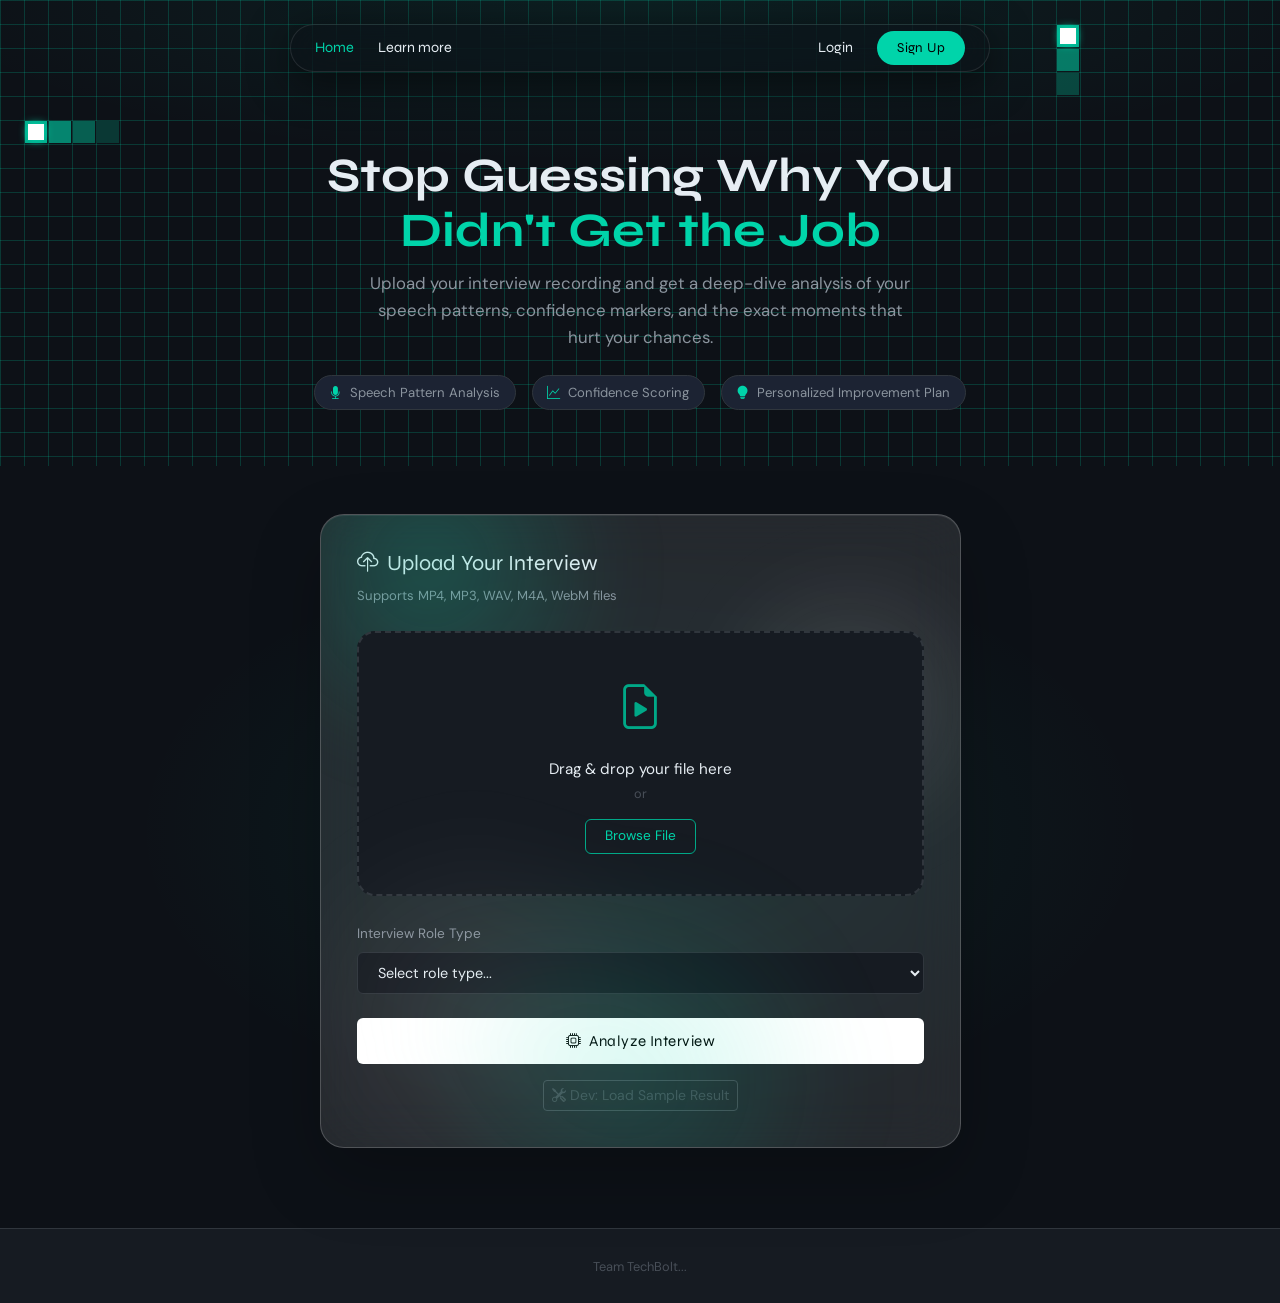
<file: Frontend/index.html>
<!DOCTYPE html>
<html lang="en">

<head>
  <meta charset="UTF-8" />
  <meta name="viewport" content="width=device-width, initial-scale=1.0" />
  <title>IRAS — Interview Rejection Analysis System</title>
  <link rel="preconnect" href="https://fonts.googleapis.com" />
  <link
    href="https://fonts.googleapis.com/css2?family=Syne:wght@400;600;700;800&family=DM+Sans:wght@300;400;500&display=swap"
    rel="stylesheet" />
  <link href="https://cdn.jsdelivr.net/npm/bootstrap@5.3.2/dist/css/bootstrap.min.css" rel="stylesheet" />
  <link href="https://cdn.jsdelivr.net/npm/bootstrap-icons@1.11.3/font/bootstrap-icons.min.css" rel="stylesheet" />
  <link href="css/style.css" rel="stylesheet" />
  <link href="login/login.css" rel="stylesheet" />
</head>

<body>

  <nav class="glass-navbar d-flex justify-content-between align-items-center">
    <div class="nav-left d-flex gap-4 align-items-center">
      <a href="index.html" class="nav-link active">Home</a>
      <a href="learn-more.html" class="nav-link">Learn more</a>
    </div>
    <div class="nav-right d-flex align-items-center" id="authContainer">
    </div>
  </nav>

  <section class="hero-section">
    <div class="hero-grid-overlay"></div>
    <div class="container position-relative">
      <div class="row justify-content-center text-center">
        <div class="col-lg-8">
          <h1 class="hero-title">
            <strong>Stop Guessing Why You <span class="text-accent">Didn't Get the Job</span></strong>
          </h1>
          <p class="hero-desc">
            Upload your interview recording and get a deep-dive analysis of your speech patterns,
            confidence markers, and the exact moments that hurt your chances.
          </p>

          <div class="row g-3 mt-2 justify-content-center feature-pills">
            <div class="col-auto">
              <div class="feature-pill"><i class="bi bi-mic-fill me-2"></i>Speech Pattern Analysis</div>
            </div>
            <div class="col-auto">
              <div class="feature-pill"><i class="bi bi-graph-up me-2"></i>Confidence Scoring</div>
            </div>
            <div class="col-auto">
              <div class="feature-pill"><i class="bi bi-lightbulb-fill me-2"></i>Personalized Improvement Plan</div>
            </div>
          </div>
        </div>
      </div>
    </div>
  </section>

  <section class="upload-section py-5">
    <div class="container">
      <div class="row justify-content-center">
        <div class="col-lg-7 col-md-10">

          <div class="upload-card">
            <div class="upload-card-header">
              <h2 class="upload-card-title"><i class="bi bi-cloud-upload me-2"></i>Upload Your Interview</h2>
              <p class="upload-card-sub">Supports MP4, MP3, WAV, M4A, WebM files</p>
            </div>

            <div class="drop-zone" id="dropZone">
              <div class="drop-zone-inner">
                <i class="bi bi-file-earmark-play drop-icon"></i>
                <p class="drop-label">Drag & drop your file here</p>
                <p class="drop-sub">or</p>
                <label for="fileInput" class="btn btn-outline-accent">Browse File</label>
                <input type="file" id="fileInput" accept="audio/*,video/*" class="d-none" />
              </div>

              <div class="selected-file-info d-none" id="selectedFileInfo">
                <i class="bi bi-check-circle-fill text-success me-2"></i>
                <span id="fileName">No file selected</span>
                <button type="button" class="btn btn-sm btn-link text-danger ms-2" id="clearFileBtn">
                  <i class="bi bi-x-lg"></i>
                </button>
              </div>
            </div>

            <div class="mt-4">
              <label class="form-label iras-label" for="roleSelect">Interview Role Type</label>
              <select class="form-select iras-select" id="roleSelect">
                <option value="" disabled selected>Select role type...</option>
                <option value="data_scientist">Data Scientist</option>
                <option value="finance">Finance / Accounting</option>
                <option value="general">General / Other</option>
                <option value="marketing">Marketing / Growth</option>
                <option value="product_manager">Product Manager</option>
                <option value="sales">Sales / Business Development</option>
                <option value="software_engineer">Software Engineer</option>
                <option value="designer">UX / Product Designer</option>
              </select>
            </div>

            <div class="mt-4">
              <button type="button" class="btn iras-btn-white w-100" id="analyzeBtn">
                <span class="btn-text">
                  <i class="bi bi-cpu me-2"></i>Analyze Interview
                </span>
                <span class="btn-loading d-none">
                  <span class="spinner-border spinner-border-sm me-2"></span>Processing...
                </span>
              </button>
            </div>

            <div class="alert iras-alert-error mt-3 d-none" id="errorBox" role="alert">
              <i class="bi bi-exclamation-triangle-fill me-2"></i>
              <span id="errorText">Something went wrong.</span>
            </div>

            <div id="processingSection" class="processing-card mt-4 d-none">
              <div class="d-flex align-items-center mb-3">
                <div class="pulse-dot me-3"></div>
                <span class="processing-label" id="statusText">Uploading file...</span>
              </div>

              <div class="progress iras-progress">
                <div class="progress-bar progress-bar-striped progress-bar-animated iras-progress-bar"
                  id="progressBar" role="progressbar" style="width: 0%">
                </div>
              </div>

              <div class="processing-steps mt-3" id="processingSteps">
                <div class="step-item" id="step1"><i class="bi bi-circle me-2"></i>Upload file</div>
                <div class="step-item" id="step2"><i class="bi bi-circle me-2"></i>Start analysis</div>
                <div class="step-item" id="step3"><i class="bi bi-circle me-2"></i>Processing audio</div>
                <div class="step-item" id="step4"><i class="bi bi-circle me-2"></i>Generating report</div>
              </div>
            </div>

            <div class="mt-3 text-center">
              <button type="button" class="btn btn-sm btn-outline-secondary opacity-50" id="devDummyBtn"
                title="Dev mode: load dummy data directly">
                <i class="bi bi-tools me-1"></i>Dev: Load Sample Result
              </button>
            </div>

          </div>
        </div>
      </div>
    </div>
  </section>

  <footer class="iras-footer py-4">
    <div class="container text-center">
      <span class="footer-text">Team TechBolt...</span>
    </div>
  </footer>

  <script src="https://cdn.jsdelivr.net/npm/bootstrap@5.3.2/dist/js/bootstrap.bundle.min.js"></script>
  <script src="login/login.js"></script>
  <script src="js/navbar.js"></script>
  <script src="js/animations.js"></script>
  <script src="js/snake-grid.js"></script>
  <script src="js/app.js"></script>
</body>
</html>
</file>
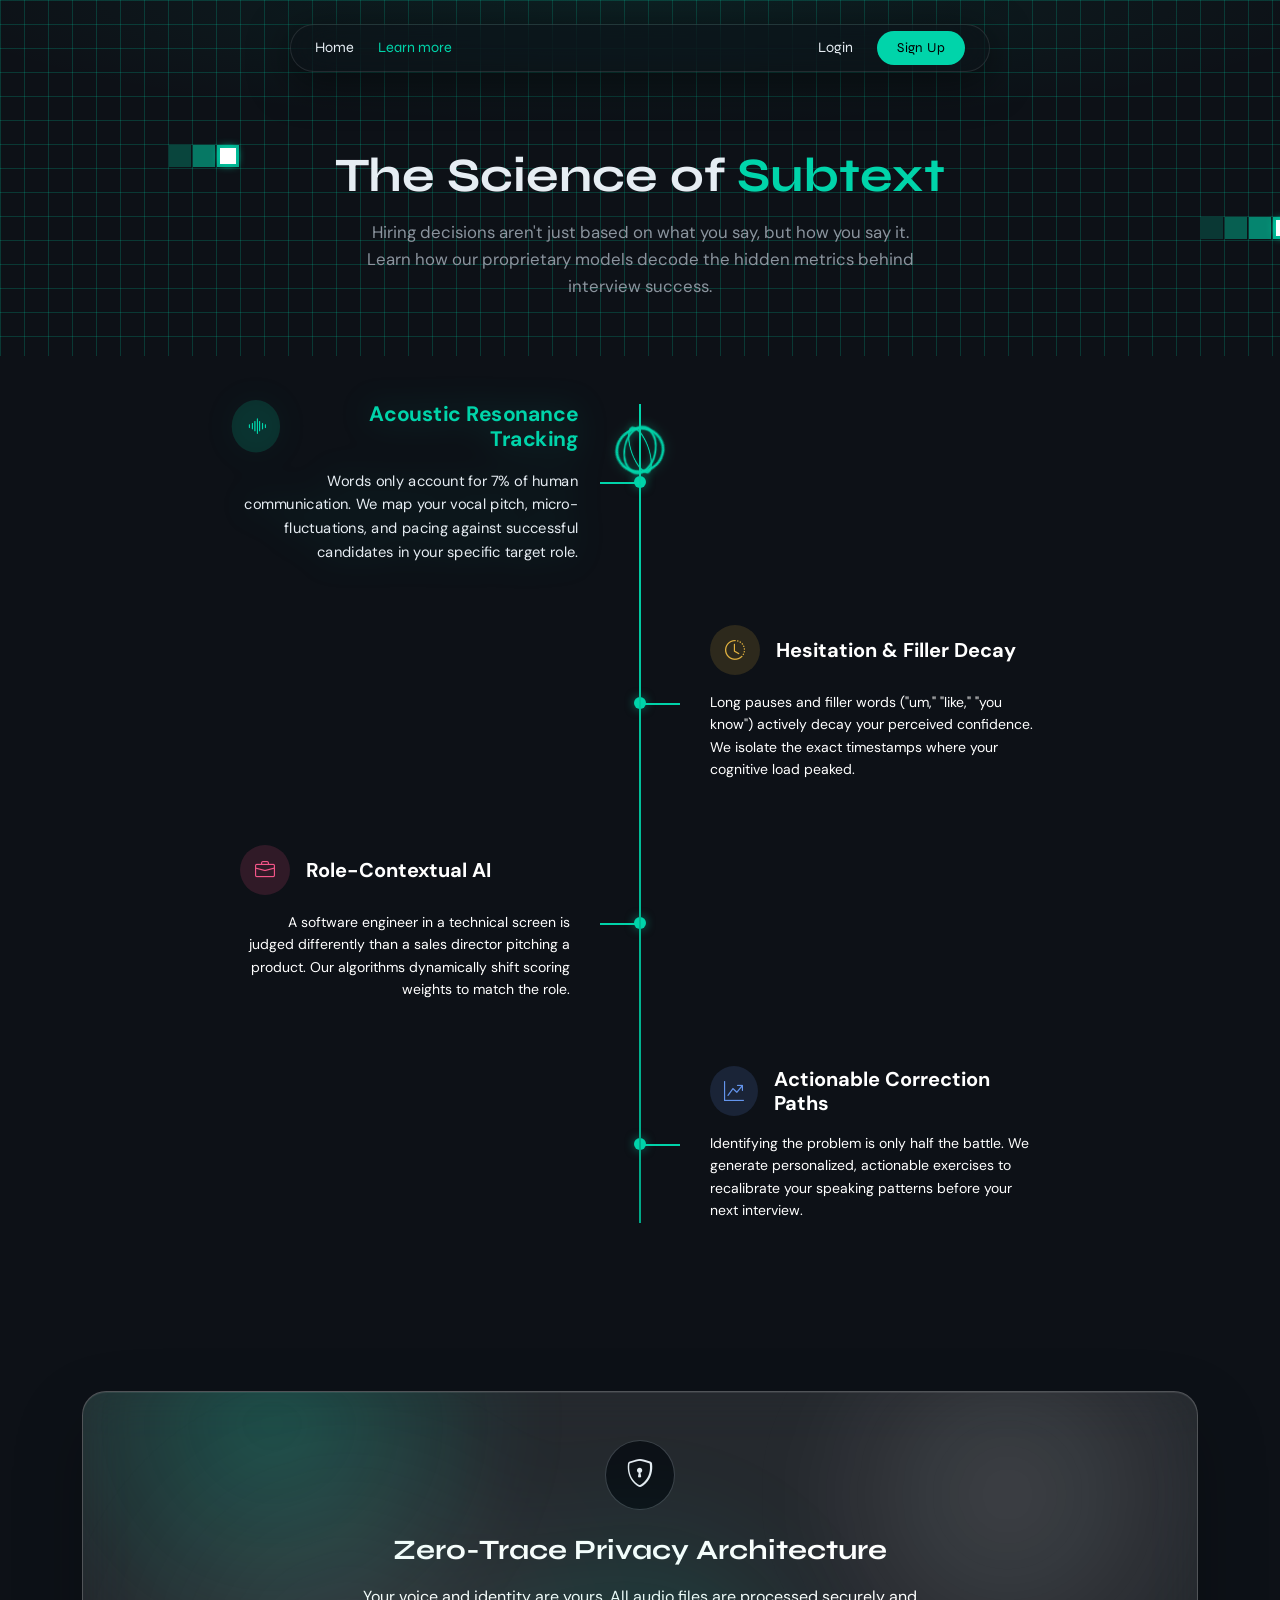
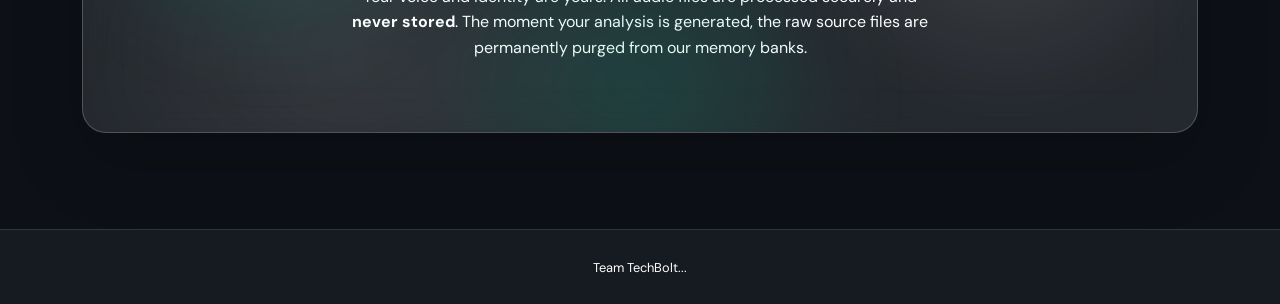
<file: Frontend/learn-more.html>
<!DOCTYPE html>
<html lang="en">

<head>
  <meta charset="UTF-8" />
  <meta name="viewport" content="width=device-width, initial-scale=1.0" />
  <title>About - Interview Rejection Analysis System (IRAS)</title>
  <link rel="preconnect" href="https://fonts.googleapis.com" />
  <link
    href="https://fonts.googleapis.com/css2?family=Syne:wght@400;600;700;800&family=DM+Sans:wght@300;400;500&display=swap"
    rel="stylesheet" />
  <link href="https://cdn.jsdelivr.net/npm/bootstrap@5.3.2/dist/css/bootstrap.min.css" rel="stylesheet" />
  <link href="https://cdn.jsdelivr.net/npm/bootstrap-icons@1.11.3/font/bootstrap-icons.min.css" rel="stylesheet" />
  <link href="css/style.css" rel="stylesheet" />
  <link href="login/login.css" rel="stylesheet" />
</head>

<body class="about-page">

  <nav class="glass-navbar d-flex justify-content-between align-items-center">
    <div class="nav-left d-flex gap-4 align-items-center">
      <a href="index.html" class="nav-link">Home</a>
      <a href="learn-more.html" class="nav-link active">Learn more</a>
    </div>
    <div class="nav-right d-flex align-items-center" id="authContainer">
    </div>
  </nav>

  <section class="hero-section pb-2">
    <div class="hero-grid-overlay"></div>
    <div class="container position-relative">
      <div class="row justify-content-center text-center">
        <div class="col-lg-8">
          <h1 class="hero-title"><strong>The Science of <span class="text-accent">Subtext</span></strong></h1>
          <p class="hero-desc mx-auto mt-3 mb-5">Hiring decisions aren't just based on what you say, but how you say it. Learn how our proprietary models decode the hidden metrics behind interview success.</p>
        </div>
      </div>
    </div>
  </section>

  <section class="features-timeline py-5">
    <div class="container">
      <div class="timeline">
        <div class="timeline-line"></div>
        <div class="timeline-3d-obj" id="scrollObj">
          <div class="gyro">
            <div class="ring ring1"></div>
            <div class="ring ring2"></div>
            <div class="ring ring3"></div>
          </div>
        </div>
        <div class="timeline-item left">
          <div class="timeline-content">
            <div class="d-flex align-items-center mb-3">
              <div class="d-inline-flex justify-content-center align-items-center rounded-circle me-3"
                style="width:50px; height:50px; background: rgba(0, 212, 170, 0.15); color: var(--accent); font-size: 1.25rem;">
                <i class="bi bi-soundwave"></i>
              </div>
              <h5 class="fw-bold mb-0 text-white">Acoustic Resonance Tracking</h5>
            </div>
            <p class="text-muted small mb-0">Words only account for 7% of human communication. We map your vocal pitch, micro-fluctuations, and pacing against successful candidates in your specific target role.</p>
          </div>
        </div>

        <div class="timeline-item right">
          <div class="timeline-content">
            <div class="d-flex align-items-center mb-3">
              <div class="d-inline-flex justify-content-center align-items-center rounded-circle me-3"
                style="width:50px; height:50px; background: rgba(227, 179, 65, 0.15); color: var(--warning); font-size: 1.25rem;">
                <i class="bi bi-clock-history"></i>
              </div>
              <h5 class="fw-bold mb-0 text-white">Hesitation & Filler Decay</h5>
            </div>
            <p class="text-muted small mb-0">Long pauses and filler words ("um," "like," "you know") actively decay your perceived confidence. We isolate the exact timestamps where your cognitive load peaked.</p>
          </div>
        </div>

        <div class="timeline-item left">
          <div class="timeline-content">
            <div class="d-flex align-items-center mb-3">
              <div class="d-inline-flex justify-content-center align-items-center rounded-circle me-3"
                style="width:50px; height:50px; background: rgba(243, 85, 136, 0.15); color: #f35588; font-size: 1.25rem;">
                <i class="bi bi-briefcase"></i>
              </div>
              <h5 class="fw-bold mb-0 text-white">Role-Contextual AI</h5>
            </div>
            <p class="text-muted small mb-0">A software engineer in a technical screen is judged differently than a sales director pitching a product. Our algorithms dynamically shift scoring weights to match the role.</p>
          </div>
        </div>

        <div class="timeline-item right">
          <div class="timeline-content">
            <div class="d-flex align-items-center mb-3">
              <div class="d-inline-flex justify-content-center align-items-center rounded-circle me-3"
                style="width:50px; height:50px; background: rgba(100, 149, 237, 0.15); color: #6495ed; font-size: 1.25rem;">
                <i class="bi bi-graph-up-arrow"></i>
              </div>
              <h5 class="fw-bold mb-0 text-white">Actionable Correction Paths</h5>
            </div>
            <p class="text-muted small mb-0">Identifying the problem is only half the battle. We generate personalized, actionable exercises to recalibrate your speaking patterns before your next interview.</p>
          </div>
        </div>
      </div>
    </div>
  </section>

  <section class="py-5 mb-5 mt-2">
    <div class="container">
      <div class="upload-card text-center p-5">
        <div class="mb-4 d-flex justify-content-center">
          <div class="d-inline-flex border border-secondary border-opacity-50 justify-content-center align-items-center rounded-circle" style="width:70px; height:70px; background: var(--bg-base); color: var(--text-primary); font-size: 1.75rem;">
            <i class="bi bi-shield-lock"></i>
          </div>
        </div>
        <h3 class="fw-bold mb-3 text-white" style="font-family: var(--font-display);">Zero-Trace Privacy Architecture</h3>
        <p class="text-muted mx-auto mb-4" style="max-width: 600px;">
          Your voice and identity are yours. All audio files are processed securely and <strong>never stored</strong>. The moment your analysis is generated, the raw source files are permanently purged from our memory banks.
        </p>
      </div>
    </div>
  </section>

  <footer class="iras-footer py-4">
    <div class="container text-center">
      <span class="footer-text">Team TechBolt...</span>
    </div>
  </footer>

  <script src="https://cdn.jsdelivr.net/npm/bootstrap@5.3.2/dist/js/bootstrap.bundle.min.js"></script>
  <script src="login/login.js"></script>
  <script src="js/navbar.js"></script>
  <script src="js/animations.js"></script>
  <script src="js/snake-grid.js"></script>
  <script src="js/timeline-scroll.js"></script>
</body>
</html>
</file>
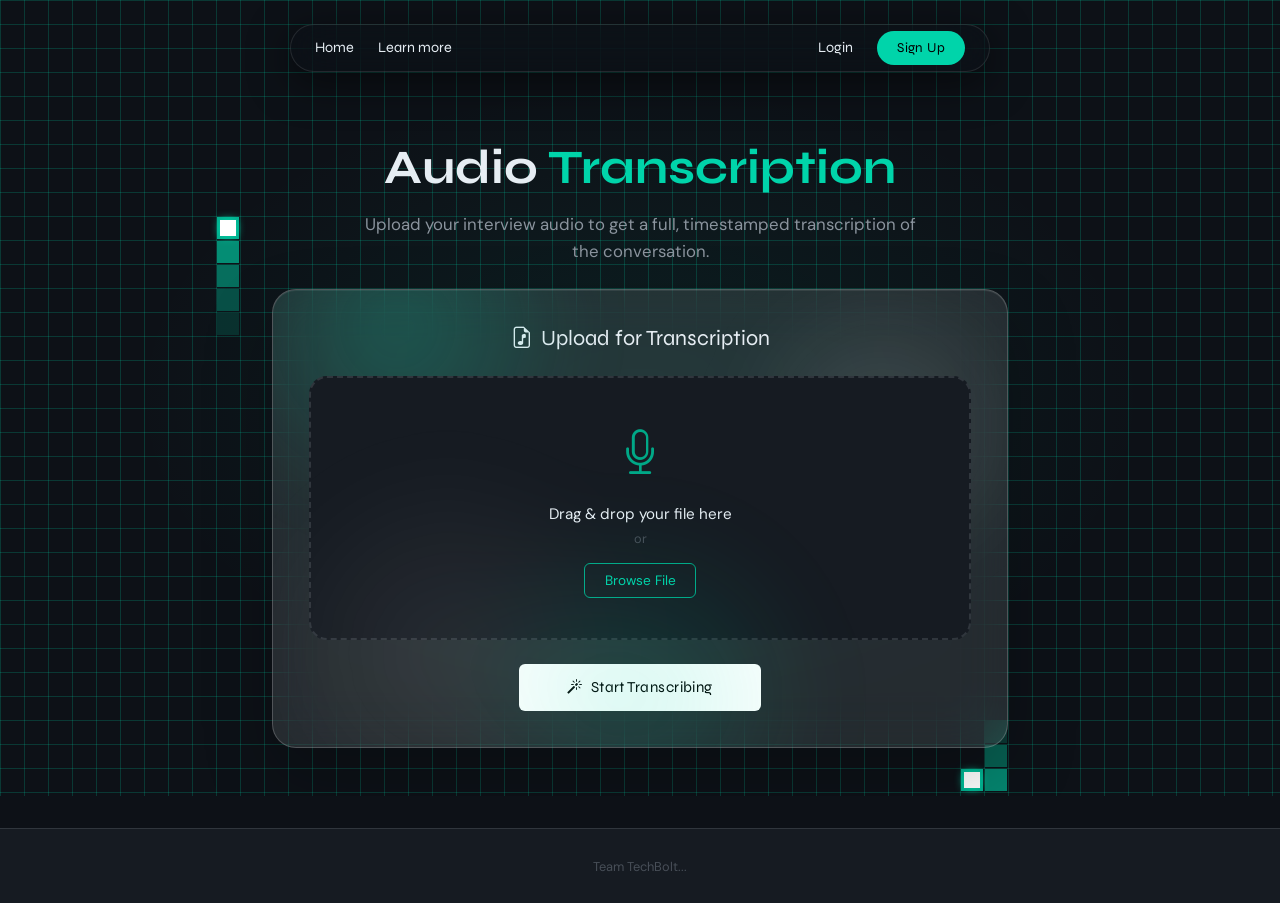
<file: Frontend/transcribe.html>
<!DOCTYPE html>
<html lang="en">
<head>
  <meta charset="UTF-8" />
  <meta name="viewport" content="width=device-width, initial-scale=1.0" />
  <title>Transcript - Interview Rejection Analysis System (IRAS)</title>
  <link rel="preconnect" href="https://fonts.googleapis.com" />
  <link
    href="https://fonts.googleapis.com/css2?family=Syne:wght@400;600;700;800&family=DM+Sans:wght@300;400;500&display=swap"
    rel="stylesheet" />
  <link href="https://cdn.jsdelivr.net/npm/bootstrap@5.3.2/dist/css/bootstrap.min.css" rel="stylesheet" />
  <link href="https://cdn.jsdelivr.net/npm/bootstrap-icons@1.11.3/font/bootstrap-icons.min.css" rel="stylesheet" />
  <link href="css/style.css" rel="stylesheet" />
  <link href="login/login.css" rel="stylesheet" />
</head>
<body>
  <nav class="glass-navbar d-flex justify-content-between align-items-center">
    <div class="nav-left d-flex gap-4 align-items-center">
      <a href="index.html" class="nav-link">Home</a>
      <a href="learn-more.html" class="nav-link">Learn more</a>
    </div>
    <div class="nav-right d-flex align-items-center" id="authContainer">
    </div>
  </nav>
  <section class="upload-section py-5 hero-section" style="min-height: 80vh; padding-top: 8rem !important;">
    <div class="hero-grid-overlay"></div>
    <div class="container position-relative">
      <div class="row justify-content-center text-center mb-4">
        <div class="col-lg-8">
          <h1 class="hero-title"><strong>Audio <span class="text-accent">Transcription</span></strong></h1>
          <p class="hero-desc mt-3">Upload your interview audio to get a full, timestamped transcription of the conversation.</p>
        </div>
      </div>
      <div class="row justify-content-center">
        <div class="col-lg-8 col-md-10">
          <div class="upload-card">
            <div class="upload-card-header text-center">
              <h2 class="upload-card-title"><i class="bi bi-file-earmark-music me-2"></i>Upload for Transcription</h2>
            </div>
            <div class="drop-zone mt-4" id="transcribeDropZone">
              <div class="drop-zone-inner" id="dropInner">
                <i class="bi bi-mic drop-icon"></i>
                <p class="drop-label">Drag & drop your file here</p>
                <p class="drop-sub">or</p>
                <label for="transcribeFileInput" class="btn btn-outline-accent">Browse File</label>
                <input type="file" id="transcribeFileInput" accept="audio/*,video/*" class="d-none" />
              </div>
              <div class="selected-file-info d-none" id="selectedFileInfo">
                <i class="bi bi-check-circle-fill text-success me-2"></i>
                <span id="selectedFileName">No file selected</span>
                <button type="button" class="btn btn-sm btn-link text-danger ms-2" id="clearFileBtn">
                  <i class="bi bi-x-lg"></i>
                </button>
              </div>
            </div>
            <div class="d-none mt-3" id="transcribeStats">
              <div class="row g-2 text-center">
                <div class="col-6">
                  <div class="sub-score-card">
                    <div class="sub-score-label">Duration</div>
                    <div class="sub-score-value" id="statDuration">—</div>
                  </div>
                </div>
                <div class="col-6">
                  <div class="sub-score-card">
                    <div class="sub-score-label">Word Count</div>
                    <div class="sub-score-value" id="statWords">—</div>
                  </div>
                </div>
              </div>
            </div>
            <div class="alert iras-alert-error mt-3 d-none" id="transcribeError" role="alert">
              <i class="bi bi-exclamation-triangle-fill me-2"></i>
              <span id="transcribeErrorText">Something went wrong.</span>
            </div>
            <div class="mt-4 d-none" id="transcriptionResult">
              <div class="d-flex justify-content-between align-items-center mb-2">
                <label class="form-label iras-label mb-0">Transcription Output</label>
                <button class="btn btn-sm btn-outline-accent" id="copyBtn">
                  <i class="bi bi-clipboard me-1"></i>Copy
                </button>
              </div>
              <textarea class="form-control" id="transcriptTextarea"
                style="background: var(--bg-surface); color: var(--text-primary); border: 1px solid var(--border); border-radius: var(--radius-sm); font-size: 0.88rem; line-height: 1.7;"
                rows="12" readonly></textarea>
            </div>
            <div class="mt-4 text-center">
              <button class="btn iras-btn-white px-5" id="startTranscribeBtn">
                <span class="btn-text"><i class="bi bi-magic me-2"></i>Start Transcribing</span>
                <span class="btn-loading d-none">
                  <span class="spinner-border spinner-border-sm me-2"></span>Processing...
                </span>
              </button>
            </div>
          </div>
        </div>
      </div>
    </div>
  </section>
  <footer class="iras-footer py-4">
    <div class="container text-center">
      <span class="footer-text">Team TechBolt...</span>
    </div>
  </footer>
  <script src="https://cdn.jsdelivr.net/npm/bootstrap@5.3.2/dist/js/bootstrap.bundle.min.js"></script>
  <script src="login/login.js"></script>
  <script src="js/navbar.js"></script>
  <script src="js/animations.js"></script>
  <script src="js/snake-grid.js"></script>
  <script>
    "use strict";

    const API_BASE = window.location.protocol === "file:"
      ? "http://127.0.0.1:8000/api"
      : `${window.location.origin}/api`;

    let selectedFile = null;

    const fileInput      = document.getElementById("transcribeFileInput");
    const dropZone       = document.getElementById("transcribeDropZone");
    const dropInner      = document.getElementById("dropInner");
    const fileInfo       = document.getElementById("selectedFileInfo");
    const fileNameEl     = document.getElementById("selectedFileName");
    const clearBtn       = document.getElementById("clearFileBtn");
    const transcribeBtn  = document.getElementById("startTranscribeBtn");
    const resultArea     = document.getElementById("transcriptionResult");
    const textarea       = document.getElementById("transcriptTextarea");
    const errorBox       = document.getElementById("transcribeError");
    const errorText      = document.getElementById("transcribeErrorText");
    const copyBtn        = document.getElementById("copyBtn");
    const statsBox       = document.getElementById("transcribeStats");
    const statDuration   = document.getElementById("statDuration");
    const statWords      = document.getElementById("statWords");

    fileInput.addEventListener("change", (e) => {
      if (e.target.files[0]) setFile(e.target.files[0]);
    });
    dropZone.addEventListener("dragover", (e) => {
      e.preventDefault();
      dropZone.classList.add("drag-over");
    });
    dropZone.addEventListener("dragleave", () => dropZone.classList.remove("drag-over"));
    dropZone.addEventListener("drop", (e) => {
      e.preventDefault();
      dropZone.classList.remove("drag-over");
      if (e.dataTransfer.files[0]) setFile(e.dataTransfer.files[0]);
    });
    clearBtn.addEventListener("click", () => {
      selectedFile = null;
      fileInput.value = "";
      dropInner.classList.remove("d-none");
      fileInfo.classList.add("d-none");
      resultArea.classList.add("d-none");
      statsBox.classList.add("d-none");
      hideError();
    });
    copyBtn.addEventListener("click", () => {
      navigator.clipboard.writeText(textarea.value).then(() => {
        copyBtn.innerHTML = '<i class="bi bi-check2 me-1"></i>Copied!';
        setTimeout(() => {
          copyBtn.innerHTML = '<i class="bi bi-clipboard me-1"></i>Copy';
        }, 2000);
      });
    });
    function setFile(file) {
      selectedFile = file;
      fileNameEl.textContent = file.name;
      dropInner.classList.add("d-none");
      fileInfo.classList.remove("d-none");
      hideError();
    }
    function setBusy(busy) {
      transcribeBtn.disabled = busy;
      transcribeBtn.querySelector(".btn-text").classList.toggle("d-none", busy);
      transcribeBtn.querySelector(".btn-loading").classList.toggle("d-none", !busy);
    }
    function showError(msg) {
      errorText.textContent = msg;
      errorBox.classList.remove("d-none");
    }
    function hideError() {
      errorBox.classList.add("d-none");
    }
    function formatDuration(sec) {
      const m = Math.floor(sec / 60);
      const s = Math.floor(sec % 60);
      return `${m}m ${s}s`;
    }
    transcribeBtn.addEventListener("click", async () => {
      hideError();

      if (!selectedFile) {
        showError("Please select an audio or video file first.");
        return;
      }

      setBusy(true);
      resultArea.classList.add("d-none");
      statsBox.classList.add("d-none");

      try {
        const formData = new FormData();
        formData.append("file", selectedFile);

        const response = await fetch(`${API_BASE}/transcribe`, {
          method: "POST",
          body: formData
        });

        if (!response.ok) {
          const err = await response.text();
          throw new Error(`Server error (${response.status}): ${err}`);
        }

        const data = await response.json();

        textarea.value = data.transcript || "No transcript generated.";
        resultArea.classList.remove("d-none");
        statDuration.textContent = formatDuration(data.duration_sec || 0);
        statWords.textContent = data.word_count || 0;
        statsBox.classList.remove("d-none");

      } catch (err) {
        showError(err.message || "Transcription failed. Please try again.");
      } finally {
        setBusy(false);
      }
    });
  </script>
</body>
</html>
</file>
<file: Frontend/css/style.css>
:root {
  --bg-base:        #0d1117;
  --bg-surface:     #161b22;
  --bg-card:        #1c2333;
  --bg-card-hover:  #212840;
  --border:         #30363d;
  --border-accent:  #1e6b6b;

  --accent:         #00d4aa;
  --accent-dim:     #00a887;
  --accent-glow:    rgba(0, 212, 170, 0.15);

  --danger:         #f85149;
  --warning:        #e3b341;
  --success:        #3fb950;

  --text-primary:   #e6edf3;
  --text-secondary: #8b949e;
  --text-muted:     #484f58;

  --font-display:   'Syne', sans-serif;
  --font-body:      'DM Sans', sans-serif;

  --radius-sm:      6px;
  --radius-md:      12px;
  --radius-lg:      18px;
  --radius-xl:      24px;

  --shadow-card:    0 4px 24px rgba(0,0,0,0.4);
  --shadow-glow:    0 0 30px rgba(0,212,170,0.12);
}

*, *::before, *::after { box-sizing: border-box; }

body {
  font-family: var(--font-body);
  background-color: var(--bg-base);
  color: var(--text-primary);
  min-height: 100vh;
  line-height: 1.6;
}

::-webkit-scrollbar { width: 6px; }
::-webkit-scrollbar-track { background: var(--bg-base); }
::-webkit-scrollbar-thumb { background: var(--border); border-radius: 3px; }

.glass-navbar {
  position: fixed;
  top: 1.5rem;
  left: 50%;
  transform: translateX(-50%);
  width: 90%;
  max-width: 700px;
  background: rgba(13, 17, 23, 0.45);
  border: 1px solid rgba(255, 255, 255, 0.1);
  backdrop-filter: blur(20px);
  -webkit-backdrop-filter: blur(20px);
  border-radius: 50px;
  padding: 0.35rem 1.5rem;
  box-shadow: 0 10px 40px rgba(0, 0, 0, 0.5);
  z-index: 1030;
  transition: transform 0.35s cubic-bezier(0.25, 1, 0.5, 1);
}

.glass-navbar.nav-hidden {
  transform: translate(-50%, -150%);
}

.glass-navbar .nav-link {
  color: var(--text-primary);
  font-family: var(--font-display);
  font-weight: normal;
  font-size: 0.9rem;
  transition: color 0.2s;
  text-decoration: none;
}
.glass-navbar .nav-link:hover,
.glass-navbar .nav-link.active {
  color: var(--accent);
}

.glass-navbar .iras-btn-primary {
  padding: 0.45rem 1.25rem;
  font-size: 0.85rem;
}

.hero-section {
  position: relative;
  padding: 8.5rem 0 3.5rem;
  overflow: hidden;
  background: radial-gradient(ellipse 80% 50% at 50% 0%, rgba(0,212,170,0.08) 0%, transparent 70%);
}

.hero-grid-overlay {
  position: absolute; inset: 0;
  background-image:
    linear-gradient(rgba(0,212,170,0.2) 1px, transparent 1px),
    linear-gradient(90deg, rgba(0,212,170,0.2) 1px, transparent 1px);
  background-size: 24px 24px;
  pointer-events: none;
}

.hero-tag {
  display: inline-block;
  background: var(--accent-glow);
  border: 1px solid var(--accent-dim);
  color: var(--accent);
  font-size: 0.78rem;
  font-weight: normal;
  letter-spacing: 0.08em;
  text-transform: uppercase;
  padding: 0.35em 1em;
  border-radius: 20px;
  font-family: var(--font-body);
}

.hero-title {
  font-family: var(--font-display);
  font-weight: normal;
  font-size: clamp(1.9rem, 4vw, 3rem);
  color: var(--text-primary);
  line-height: 1.15;
  margin: 0.75rem 0;
}

.text-accent { color: var(--accent); }

.hero-desc {
  font-size: 1.05rem;
  color: var(--text-secondary);
  max-width: 560px;
  margin: 0 auto;
  font-weight: normal;
}

.feature-pill {
  background: var(--bg-card);
  border: 1px solid var(--border);
  color: var(--text-secondary);
  font-size: 0.82rem;
  padding: 0.45em 1.1em;
  border-radius: 20px;
  display: inline-flex;
  align-items: center;
  transition: border-color 0.2s, color 0.2s;
}
.feature-pill:hover {
  border-color: var(--accent-dim);
  color: var(--accent);
}
.feature-pill i { color: var(--accent); }

.upload-section {
  background: var(--bg-base);
  position: relative;
}
.upload-section::before {
  content: "";
  position: absolute;
  top: 50%;
  left: 50%;
  transform: translate(-50%, -50%);
  width: 80%;
  height: 80%;
  background: radial-gradient(ellipse at center, rgba(0, 212, 170, 0.08), transparent 70%);
  pointer-events: none;
  z-index: 0;
}

.upload-card {
  position: relative;
  overflow: hidden;
  z-index: 1;
  background: rgba(255, 255, 255, 0.10);
  border: 1px solid rgba(255, 255, 255, 0.20);
  backdrop-filter: blur(26px);
  -webkit-backdrop-filter: blur(26px);
  border-radius: var(--radius-xl);
  padding: 2.25rem;
  box-shadow: 0 28px 70px rgba(0, 0, 0, 0.22), inset 0 1px 0 rgba(255, 255, 255, 0.08);
  transition: transform 0.25s ease, box-shadow 0.25s ease, background 0.25s ease;
}

.upload-card::before,
.upload-card::after {
  content: "";
  position: absolute;
  inset: 0;
  pointer-events: none;
  z-index: 0;
}

.upload-card::before {
  background: radial-gradient(circle at 20% 20%, rgba(0, 212, 170, 0.24) 0%, transparent 25%),
              radial-gradient(circle at 80% 40%, rgba(255, 255, 255, 0.12) 0%, transparent 22%);
  transform: scale(1.1) translateY(-8%);
  filter: blur(30px);
  animation: uploadWaveDrift 18s linear infinite;
}

.upload-card::after {
  background: radial-gradient(circle at 50% 80%, rgba(0, 212, 170, 0.16) 0%, transparent 35%),
              radial-gradient(circle at 25% 70%, rgba(255, 255, 255, 0.08) 0%, transparent 30%);
  transform: scale(1.05) translateY(8%);
  filter: blur(35px);
  animation: uploadWaveFloat 24s ease-in-out infinite alternate;
}

.upload-card:hover {
  transform: translateY(-2px);
  box-shadow: 0 32px 90px rgba(0, 0, 0, 0.24), inset 0 1px 0 rgba(255, 255, 255, 0.1);
  background: rgba(255, 255, 255, 0.12);
}

@keyframes uploadWaveDrift {
  0% { transform: scale(1.08) translate(-5%, -8%); }
  50% { transform: scale(1.08) translate(5%, -10%); }
  100% { transform: scale(1.08) translate(-5%, -8%); }
}

@keyframes uploadWaveFloat {
  0% { transform: scale(1.05) translate(8%, 10%); }
  50% { transform: scale(1.05) translate(-6%, 12%); }
  100% { transform: scale(1.05) translate(8%, 10%); }
}

.upload-card-header { margin-bottom: 1.5rem; }

.upload-card-title {
  font-family: var(--font-display);
  font-weight: normal;
  font-size: 1.35rem;
  color: var(--text-primary);
  margin: 0 0 0.3rem;
}

.upload-card-sub {
  font-size: 0.82rem;
  color: var(--text-secondary);
  margin: 0;
}

.drop-zone {
  border: 2px dashed var(--border);
  border-radius: var(--radius-lg);
  background: var(--bg-surface);
  padding: 2.5rem 1.5rem;
  text-align: center;
  transition: border-color 0.25s, background 0.25s;
  cursor: pointer;
  position: relative;
}

.drop-zone.drag-over,
.drop-zone:hover {
  border-color: var(--accent-dim);
  background: var(--accent-glow);
}

.drop-zone-inner { pointer-events: none; }

.drop-icon {
  font-size: 2.8rem;
  color: var(--accent-dim);
  display: block;
  margin-bottom: 0.75rem;
}

.drop-label {
  font-size: 0.95rem;
  color: var(--text-primary);
  margin-bottom: 0.2rem;
}

.drop-sub {
  font-size: 0.8rem;
  color: var(--text-muted);
  margin-bottom: 0.85rem;
}

.btn-outline-accent {
  border: 1px solid var(--accent-dim);
  color: var(--accent);
  background: transparent;
  font-size: 0.85rem;
  padding: 0.4rem 1.2rem;
  border-radius: var(--radius-sm);
  pointer-events: all;
  transition: background 0.2s, color 0.2s;
}
.btn-outline-accent:hover {
  background: var(--accent-dim);
  color: #000;
}

.selected-file-info {
  display: flex;
  align-items: center;
  justify-content: center;
  font-size: 0.9rem;
  color: var(--text-primary);
  flex-wrap: wrap;
  gap: 0.25rem;
}

.iras-label {
  font-size: 0.85rem;
  font-weight: normal;
  color: var(--text-secondary);
  margin-bottom: 0.5rem;
}

.iras-select {
  background: var(--bg-surface);
  border: 1px solid var(--border);
  color: var(--text-primary);
  border-radius: var(--radius-sm);
  font-family: var(--font-body);
  font-size: 0.9rem;
  padding: 0.6rem 1rem;
  appearance: auto;
}
.iras-select:focus {
  border-color: var(--accent-dim);
  box-shadow: 0 0 0 3px var(--accent-glow);
  background: var(--bg-surface);
  color: var(--text-primary);
  outline: none;
}
.iras-select option { background: var(--bg-card); color: var(--text-primary); }

.iras-btn-primary {
  background: var(--accent);
  color: #000;
  font-family: var(--font-display);
  font-weight: normal;
  font-size: 0.95rem;
  letter-spacing: 0.03em;
  border: none;
  border-radius: var(--radius-sm);
  padding: 0.75rem 1.5rem;
  transition: background 0.2s, transform 0.15s, box-shadow 0.2s;
}
.iras-btn-primary:hover:not(:disabled) {
  background: var(--accent-dim);
  color: #000;
  transform: translateY(-1px);
  box-shadow: 0 6px 20px rgba(0,212,170,0.25);
}
.iras-btn-primary:active { transform: translateY(0); }
.iras-btn-primary:disabled {
  background: var(--text-muted);
  color: #000;
  cursor: not-allowed;
  transform: none;
  box-shadow: none;
}

.iras-btn-white {
  background: #ffffff;
  color: #000;
  font-family: var(--font-display);
  font-weight: normal;
  font-size: 0.95rem;
  letter-spacing: 0.03em;
  border: none;
  border-radius: var(--radius-sm);
  padding: 0.75rem 1.5rem;
  transition: all 0.4s cubic-bezier(0.25, 1, 0.5, 1) !important;
}
.iras-btn-white:active {
  transform: scale(0.96) !important;
}
.iras-btn-white:hover:not(:disabled) {
  background: #e6e6e6;
  color: #000;
  box-shadow: 0 6px 20px rgba(255, 255, 255, 0.15);
}

.iras-alert-error {
  background: rgba(248, 81, 73, 0.1);
  border: 1px solid rgba(248, 81, 73, 0.4);
  color: #f85149;
  border-radius: var(--radius-sm);
  font-size: 0.88rem;
}

.processing-card {
  background: var(--bg-surface);
  border: 1px solid var(--border-accent);
  border-radius: var(--radius-md);
  padding: 1.5rem;
}

.pulse-dot {
  width: 10px; height: 10px;
  background: var(--accent);
  border-radius: 50%;
  animation: pulse 1.4s ease-in-out infinite;
  flex-shrink: 0;
}
@keyframes pulse {
  0%, 100% { opacity: 1; transform: scale(1); box-shadow: 0 0 0 0 var(--accent-glow); }
  50% { opacity: 0.7; transform: scale(0.9); box-shadow: 0 0 0 6px transparent; }
}

.processing-label {
  font-size: 0.92rem;
  color: var(--text-primary);
  font-weight: normal;
}

.iras-progress {
  height: 6px;
  background: var(--bg-card);
  border-radius: 99px;
  overflow: hidden;
}
.iras-progress-bar {
  background: linear-gradient(90deg, var(--accent-dim), var(--accent));
  border-radius: 99px;
  transition: width 0.5s ease;
}

.processing-steps { display: flex; flex-direction: column; gap: 0.4rem; }
.step-item {
  font-size: 0.82rem;
  color: var(--text-muted);
  transition: color 0.3s;
}
.step-item.active { color: var(--accent); }
.step-item.done { color: var(--success); }
.step-item.done i::before { content: "\F26A"; } 
.step-item.active i::before { content: "\F584"; } 

.result-page { background: var(--bg-base); }
.result-main { min-height: 80vh; padding-top: 8rem !important; }

.score-hero-card {
  background: var(--bg-card);
  border: 1px solid var(--border);
  border-radius: var(--radius-xl);
  padding: 2rem;
  display: flex;
  flex-direction: column;
  align-items: center;
  justify-content: center;
  box-shadow: var(--shadow-card);
}

.score-circle-wrap {
  position: relative;
  width: 160px; height: 160px;
  margin: 0 auto;
}

.score-ring { width: 100%; height: 100%; transform: rotate(-90deg); }
.ring-bg { fill: none; stroke: var(--bg-surface); stroke-width: 10; }
.ring-fill {
  fill: none;
  stroke: var(--accent);
  stroke-width: 10;
  stroke-linecap: round;
  transition: stroke-dashoffset 1.2s cubic-bezier(0.4,0,0.2,1);
}

.score-inner {
  position: absolute;
  top: 50%; left: 50%;
  transform: translate(-50%, -50%);
  text-align: center;
}
.score-number {
  display: block;
  font-family: var(--font-display);
  font-weight: normal;
  font-size: 2.6rem;
  color: var(--accent);
  line-height: 1;
}
.score-denom {
  font-size: 0.82rem;
  color: var(--text-secondary);
}

.score-label-badge {
  display: inline-block;
  font-family: var(--font-display);
  font-weight: normal;
  font-size: 0.85rem;
  letter-spacing: 0.06em;
  text-transform: uppercase;
  padding: 0.3em 1em;
  border-radius: 20px;
  background: var(--accent-glow);
  border: 1px solid var(--accent-dim);
  color: var(--accent);
}

.summary-card {
  background: var(--bg-card);
  border: 1px solid var(--border);
  border-radius: var(--radius-xl);
  padding: 2rem;
  box-shadow: var(--shadow-card);
}

.card-section-title {
  font-family: var(--font-display);
  font-weight: normal;
  font-size: 1rem;
  color: var(--text-primary);
  margin-bottom: 1rem;
  display: flex;
  align-items: center;
}
.card-section-title i { color: var(--accent); }
.danger-title i { color: var(--danger); }
.warning-title i { color: var(--warning); }
.success-title i { color: var(--success); }

.summary-text {
  font-size: 0.95rem;
  color: var(--text-secondary);
  line-height: 1.7;
  margin-bottom: 0;
}

.sub-score-card {
  background: var(--bg-surface);
  border: 1px solid var(--border);
  border-radius: var(--radius-md);
  padding: 1rem 0.75rem;
  text-align: center;
  transition: border-color 0.2s;
}
.sub-score-card:hover { border-color: var(--accent-dim); }
.sub-score-label {
  font-size: 0.72rem;
  color: var(--text-muted);
  text-transform: uppercase;
  letter-spacing: 0.06em;
  margin-bottom: 0.35rem;
}
.sub-score-value {
  font-family: var(--font-display);
  font-weight: normal;
  font-size: 1.6rem;
  color: var(--text-primary);
}

.metric-card {
  background: rgba(255, 255, 255, 0.10);
  border: 1px solid rgba(255, 255, 255, 0.18);
  border-radius: var(--radius-lg);
  padding: 1.5rem 1rem;
  text-align: center;
  transition: border-color 0.25s ease, background 0.25s ease, transform 0.25s ease, box-shadow 0.25s ease;
  box-shadow: 0 24px 65px rgba(0, 0, 0, 0.22);
  backdrop-filter: blur(22px);
  -webkit-backdrop-filter: blur(22px);
}
.metric-card:hover {
  transform: translateY(-3px);
  border-color: rgba(255, 255, 255, 0.24);
  background: rgba(255, 255, 255, 0.14);
  box-shadow: 0 30px 80px rgba(0, 0, 0, 0.24);
}
.metric-icon {
  font-size: 1.6rem;
  color: var(--accent);
  margin-bottom: 0.5rem;
}
.metric-value {
  font-family: var(--font-display);
  font-weight: normal;
  font-size: 1.75rem;
  color: var(--text-primary);
  line-height: 1.1;
}
.metric-label {
  font-size: 0.75rem;
  color: var(--text-secondary);
  margin-top: 0.3rem;
  text-transform: uppercase;
  letter-spacing: 0.05em;
}

.chart-card {
  background: var(--bg-card);
  border: 1px solid var(--border);
  border-radius: var(--radius-xl);
  padding: 1.75rem;
  box-shadow: var(--shadow-card);
  height: 100%;
}
.chart-wrap {
  position: relative;
  height: 240px;
}
.chart-wrap canvas { max-height: 240px; }

.insight-card {
  background: var(--bg-card);
  border: 1px solid var(--border);
  border-radius: var(--radius-xl);
  padding: 1.75rem;
  box-shadow: var(--shadow-card);
}

.rejection-item {
  display: flex;
  align-items: flex-start;
  gap: 0.75rem;
  padding: 0.9rem 0;
  border-bottom: 1px solid var(--border);
  font-size: 0.9rem;
  color: var(--text-secondary);
}
.rejection-item:last-child { border-bottom: none; }
.rejection-num {
  flex-shrink: 0;
  width: 24px; height: 24px;
  background: rgba(248,81,73,0.12);
  border: 1px solid rgba(248,81,73,0.35);
  border-radius: 50%;
  display: flex; align-items: center; justify-content: center;
  font-size: 0.72rem;
  font-weight: normal;
  color: var(--danger);
}

.weak-item {
  background: rgba(227,179,65,0.06);
  border: 1px solid rgba(227,179,65,0.2);
  border-radius: var(--radius-md);
  padding: 0.9rem 1rem;
  margin-bottom: 0.75rem;
}
.weak-item:last-child { margin-bottom: 0; }
.weak-timestamp {
  font-family: var(--font-display);
  font-size: 0.78rem;
  font-weight: normal;
  color: var(--warning);
  margin-bottom: 0.3rem;
  letter-spacing: 0.03em;
}
.weak-reason {
  font-size: 0.88rem;
  color: var(--text-secondary);
  margin: 0;
}

.plan-card {
  background: var(--bg-card);
  border: 1px solid rgba(63,185,80,0.25);
  border-radius: var(--radius-xl);
  padding: 1.75rem;
  box-shadow: var(--shadow-card);
}

.plan-grid {
  display: grid;
  grid-template-columns: repeat(auto-fill, minmax(260px, 1fr));
  gap: 1rem;
}

.plan-item {
  display: flex;
  align-items: flex-start;
  gap: 0.75rem;
  background: rgba(63,185,80,0.06);
  border: 1px solid rgba(63,185,80,0.15);
  border-radius: var(--radius-md);
  padding: 1rem;
  font-size: 0.9rem;
  color: var(--text-secondary);
}

.plan-icon {
  flex-shrink: 0;
  color: var(--success);
  font-size: 1rem;
  margin-top: 0.1rem;
}

.error-icon {
  font-size: 3.5rem;
  color: var(--danger);
  opacity: 0.7;
}

.placeholder-text {
  color: var(--text-muted);
  font-size: 0.88rem;
  padding: 1rem 0;
}

.iras-footer {
  background: var(--bg-surface);
  border-top: 1px solid var(--border);
  margin-top: 2rem;
}
.footer-text {
  font-size: 0.8rem;
  color: var(--text-muted);
}

@keyframes fadeInUp {
  from { opacity: 0; transform: translateY(16px); }
  to   { opacity: 1; transform: translateY(0); }
}
.fade-in-up { animation: fadeInUp 0.5s ease forwards; }

.result-page .row > [class*="col"] {
  animation: fadeInUp 0.45s ease forwards;
  opacity: 0;
}
.result-page .row:nth-child(1) > [class*="col"] { animation-delay: 0.05s; }
.result-page .row:nth-child(2) > [class*="col"] { animation-delay: 0.1s; }
.result-page .row:nth-child(3) > [class*="col"] { animation-delay: 0.15s; }
.result-page .row:nth-child(4) > [class*="col"] { animation-delay: 0.2s; }
.result-page .row:nth-child(5) > [class*="col"] { animation-delay: 0.25s; }

.features-timeline {
  position: relative;
  padding: 4rem 0;
}

.timeline {
  position: relative;
  max-width: 800px;
  margin: 0 auto;
}

.timeline-line {
  position: absolute;
  left: 50%;
  top: 0;
  bottom: 0;
  width: 2px;
  background: linear-gradient(to bottom, var(--accent), var(--accent-dim));
  transform: translateX(-50%);
  z-index: 1;
}

.timeline-3d-obj {
  position: absolute;
  left: 50%;
  top: 0;
  transform: translateX(-50%) translateY(-50%);
  z-index: 5;
  width: 36px;
  height: 36px;
  pointer-events: none;
}

.gyro {
  width: 100%;
  height: 100%;
  position: relative;
  transform-style: preserve-3d;
}

.gyro .ring {
  position: absolute;
  width: 100%;
  height: 100%;
  border: 2px solid var(--accent);
  border-radius: 50%;
  box-shadow: 0 0 10px var(--accent-glow), inset 0 0 10px var(--accent-glow);
}

.gyro .ring1 { transform: rotateX(0deg) rotateY(0deg); }
.gyro .ring2 { transform: rotateX(60deg) rotateY(45deg); }
.gyro .ring3 { transform: rotateX(-60deg) rotateY(-45deg); }

.timeline-item {
  position: relative;
  margin-bottom: 4rem;
}

.timeline-item::before {
  content: "";
  position: absolute;
  left: 50%;
  top: 50%;
  width: 12px;
  height: 12px;
  background: var(--accent);
  border-radius: 50%;
  transform: translate(-50%, -50%);
  z-index: 2;
  box-shadow: 0 0 10px rgba(0, 212, 170, 0.5);
}

.timeline-item::after {
  content: "";
  position: absolute;
  top: 50%;
  height: 2px;
  background: var(--accent);
  z-index: 1;
}

.timeline-item.left::after {
  right: 50%;
  width: 40px;
}

.timeline-item.right::after {
  left: 50%;
  width: 40px;
}

.timeline-item.reveal-on-scroll {
  opacity: 0;
  transform: translateY(50px);
  transition: opacity 0.8s ease, transform 0.8s ease;
}

.timeline-item.animate {
  opacity: 1;
  transform: translateY(0);
}

.timeline-item.left {
  text-align: right;
  padding-right: calc(50% + 70px);
}

.timeline-item.right {
  text-align: left;
  padding-left: calc(50% + 70px);
}

.timeline-item.left .timeline-content {
  margin-right: 0;
  margin-left: auto;
}

.timeline-item.right .timeline-content {
  margin-left: 0;
  margin-right: auto;
}

.timeline-content {
  max-width: 400px;
  position: relative;
  padding: 0;
  background: none;
  border: none;
  border-radius: 0;
  backdrop-filter: none;
  -webkit-backdrop-filter: none;
  box-shadow: none;
  transition: transform 0.4s cubic-bezier(0.25, 1, 0.5, 1), filter 0.4s ease;
}

.timeline-item.active-dot .timeline-content {
  transform: scale(1.05);
  filter: drop-shadow(0 0 15px rgba(0, 212, 170, 0.25));
}

.timeline-item .text-muted,
.timeline-item h5 {
  transition: color 0.4s ease;
}

.timeline-item.active-dot h5 {
  color: var(--accent) !important;
}

.timeline-item.active-dot .text-muted {
  color: #e6edf3 !important;
}

@media (max-width: 768px) {
  .hero-section { padding: 3rem 0 2rem; }
  .upload-card { padding: 1.5rem; }
  .score-hero-card { padding: 1.5rem; }
  .chart-wrap { height: 200px; }

  .timeline-line,
  .timeline-3d-obj {
    left: 30px;
  }
  .timeline-item {
    padding-left: 80px;
    padding-right: 0;
    text-align: left;
  }
  .timeline-item.left,
  .timeline-item.right {
    text-align: left;
    padding-left: 80px;
    padding-right: 0;
  }
  .timeline-item::before {
    left: 30px;
  }
  .timeline-item::after {
    left: 30px;
    width: 20px;
  }
  .timeline-item.left::after,
  .timeline-item.right::after {
    right: auto;
  }
}

html {
  scroll-behavior: smooth;
}

.reveal-on-scroll {
  opacity: 0;
  transform: translateY(30px);
  transition: opacity 0.8s cubic-bezier(0.25, 1, 0.5, 1), transform 0.8s cubic-bezier(0.25, 1, 0.5, 1);
  will-change: opacity, transform;
}

.reveal-on-scroll.is-revealed {
  opacity: 1;
  transform: translateY(0);
}

a, button, .btn, .iras-input, .feature-pill, .sub-score-card, .metric-card, .glass-navbar {
  transition-timing-function: cubic-bezier(0.25, 1, 0.5, 1) !important;
}

.iras-btn-primary {
  transition: all 0.4s cubic-bezier(0.25, 1, 0.5, 1) !important;
}

.iras-btn-primary:active {
  transform: scale(0.96) !important;
}

.metric-card:hover, .sub-score-card:hover {
  transform: none !important;
  box-shadow: 0 20px 42px rgba(0, 0, 0, 0.18);
}

.feature-pill:hover {
  transform: scale(1.05);
}

small, 
.upload-card-sub, 
.form-text, 
.text-muted, 
.footer-text {
  transition: transform 0.3s cubic-bezier(0.25, 1, 0.5, 1), color 0.3s ease;
  transform-origin: center;
  display: inline-block;
}

small:hover, 
.upload-card-sub:hover, 
.form-text:hover, 
.text-muted:hover, 
.footer-text:hover {
  transform: scale(1.06);
  color: var(--text-primary) !important;
  text-shadow: var(--shadow-glow);
}

.about-page small,
.about-page .upload-card-sub,
.about-page .form-text,
.about-page .text-muted,
.about-page .footer-text {
  color: #ffffff !important;
  transition: none !important;
}

.about-page small:hover,
.about-page .upload-card-sub:hover,
.about-page .form-text:hover,
.about-page .text-muted:hover,
.about-page .footer-text:hover {
  transform: translateY(-2px);
  color: var(--accent);
  text-shadow: var(--shadow-glow);
  z-index: 10;
  position: relative;
  cursor: default;
}

.magnetic-word {
  display: inline-block;
  transition: transform 0.25s cubic-bezier(0.25, 1, 0.5, 1), color 0.25s ease, text-shadow 0.25s ease;
  transform-origin: center bottom;
}

.magnetic-word:hover {
  transform: scale(1.2) translateY(-2px);
  color: var(--accent);
  text-shadow: var(--shadow-glow);
  z-index: 10;
  position: relative;
  cursor: default;
}
.transcript-box {
  background: var(--bg-surface);
  border: 1px solid var(--border);
  border-radius: var(--radius-md);
  padding: 1.25rem;
  font-size: 0.88rem;
  color: var(--text-secondary);
  line-height: 1.9;
  max-height: 360px;
  overflow-y: auto;
  white-space: pre-wrap;
  word-break: break-word;
}
</file>
<file: Frontend/login/login.css>
.glass-modal {
  background: rgba(22, 27, 34, 0.65);
  border: 1px solid rgba(255, 255, 255, 0.1);
  backdrop-filter: blur(30px);
  -webkit-backdrop-filter: blur(30px);
  border-radius: var(--radius-xl);
  box-shadow: 0 25px 50px rgba(0,0,0,0.5);
  color: var(--text-primary);
}

.auth-title {
  font-family: var(--font-display);
  font-weight: normal;
  color: var(--text-primary);
  margin-bottom: 0.2rem;
}

.auth-sub {
  color: var(--text-secondary);
  font-size: 0.85rem;
}

.auth-pills {
  background: rgba(0,0,0,0.2);
  border-radius: var(--radius-md);
  padding: 0.25rem;
}
.auth-pills .nav-link {
  color: var(--text-secondary);
  border-radius: var(--radius-sm);
  padding: 0.5rem 1rem;
  font-size: 0.9rem;
  font-weight: normal;
  transition: all 0.2s;
}
.auth-pills .nav-link.active {
  background: rgba(255,255,255,0.1);
  color: var(--text-primary);
  box-shadow: 0 2px 8px rgba(0,0,0,0.2);
}

.iras-input {
  background: rgba(0, 0, 0, 0.2);
  border: 1px solid rgba(255, 255, 255, 0.1);
  color: var(--text-primary);
  border-radius: var(--radius-sm);
  padding: 0.75rem 1rem;
}
.iras-input:focus {
  background: rgba(0, 0, 0, 0.3);
  border-color: var(--accent-dim);
  color: var(--text-primary);
  box-shadow: 0 0 0 3px var(--accent-glow);
}
.iras-input::placeholder {
  color: rgba(255, 255, 255, 0.2);
}

.profile-pill {
  display: flex;
  align-items: center;
  background: rgba(255,255,255,0.05);
  border: 1px solid rgba(255,255,255,0.1);
  border-radius: 50px;
  padding: 0.3rem 0.8rem 0.3rem 0.3rem;
  color: var(--text-primary);
  text-decoration: none;
}
.profile-pill:hover,
.profile-pill:focus {
  background: rgba(255,255,255,0.1);
  border-color: rgba(255,255,255,0.2);
  color: var(--text-primary);
}
.profile-pill::after { display: none;}

.profile-avatar {
  background: var(--accent-dim);
  color: #000;
  width: 32px;
  height: 32px;
  border-radius: 50%;
  display: flex;
  align-items: center;
  justify-content: center;
  font-size: 0.85rem;
  font-weight: normal;
  font-family: var(--font-display);
}
.profile-name {
  font-size: 0.9rem;
  font-weight: normal;
  font-family: var(--font-body);
}

.glass-dropdown {
  background: rgba(22, 27, 34, 0.85);
  backdrop-filter: blur(20px);
  border: 1px solid rgba(255, 255, 255, 0.1);
  border-radius: var(--radius-md);
  margin-top: 0.75rem;
  min-width: 200px;
  box-shadow: 0 10px 30px rgba(0,0,0,0.5);
  padding: 0.5rem 0;
}
.glass-dropdown .dropdown-item {
  color: var(--text-primary);
  font-size: 0.88rem;
  padding: 0.6rem 1.25rem;
  transition: background 0.2s, color 0.2s;
}
.glass-dropdown .dropdown-item:hover {
  background: rgba(255,255,255,0.08);
  color: var(--accent);
}
.glass-dropdown .dropdown-item.text-danger:hover {
  background: rgba(248,81,73,0.1);
  color: var(--danger) !important;
}
</file>
